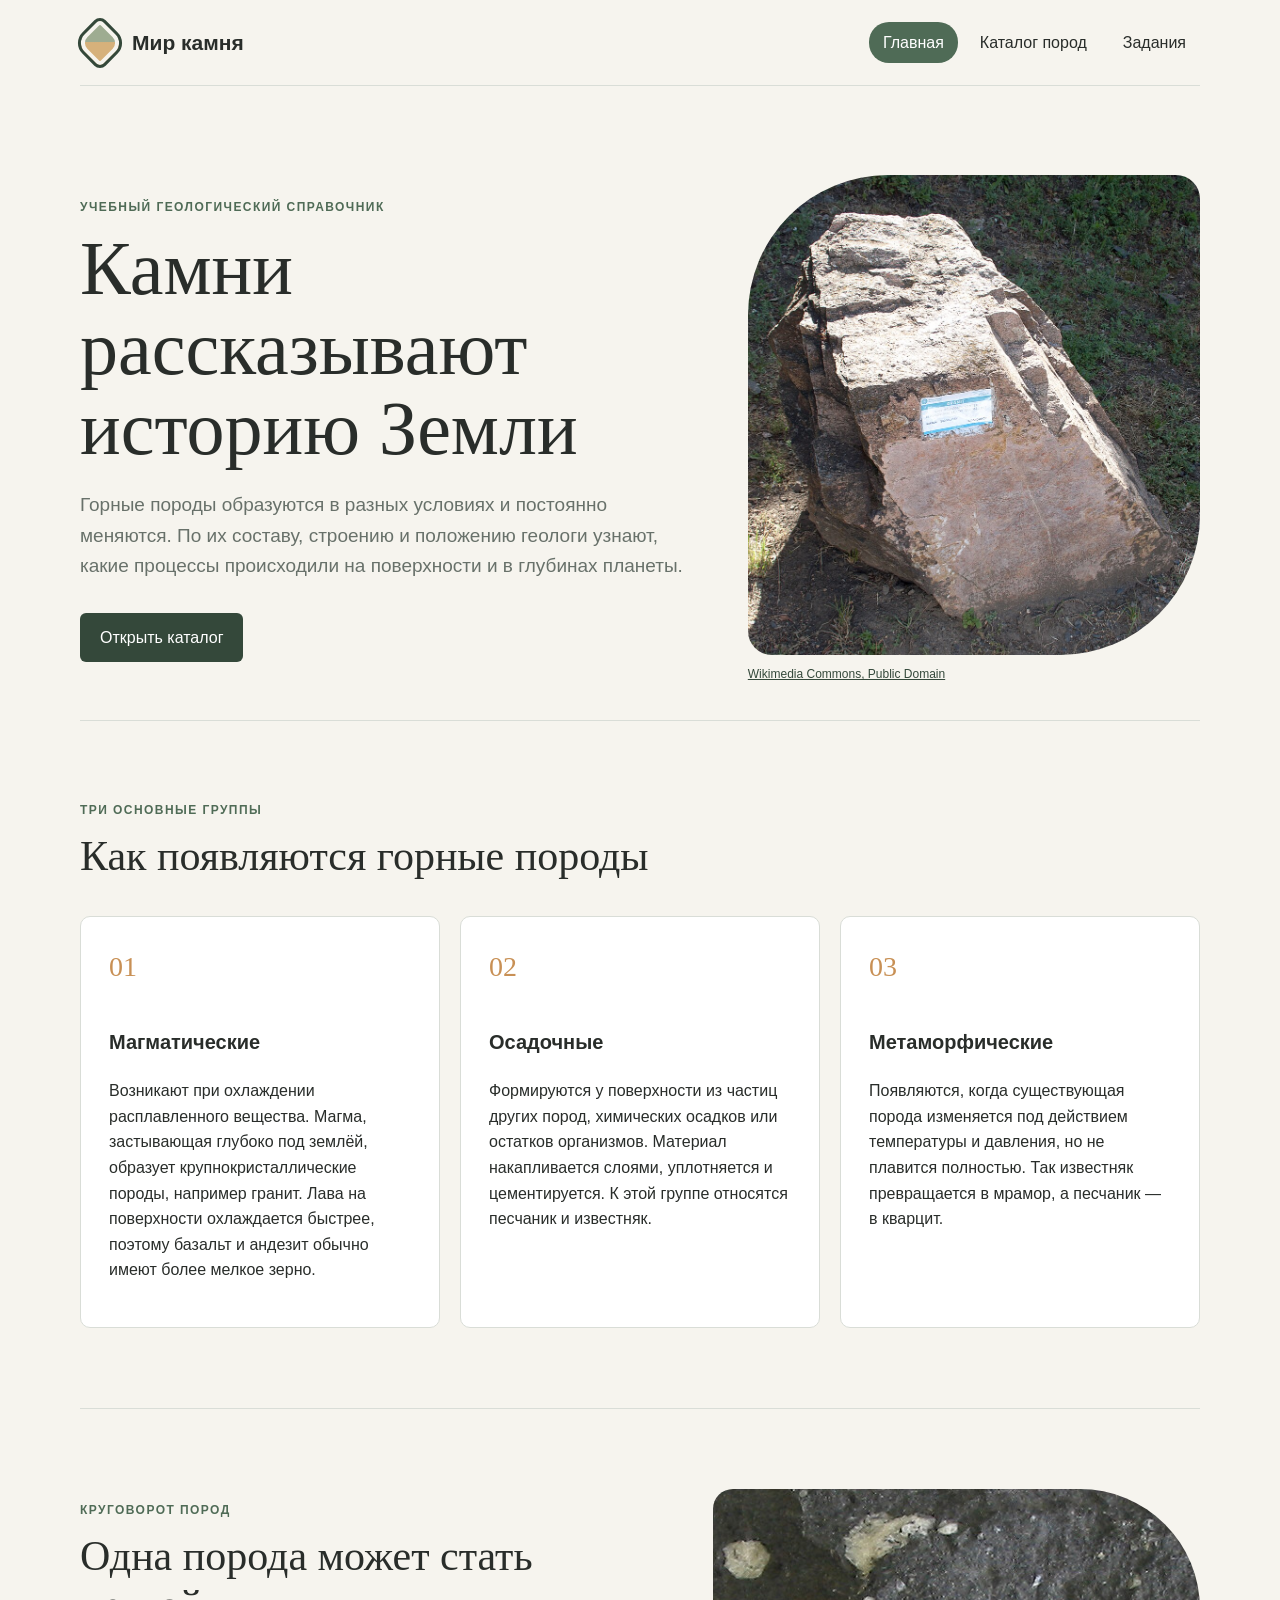
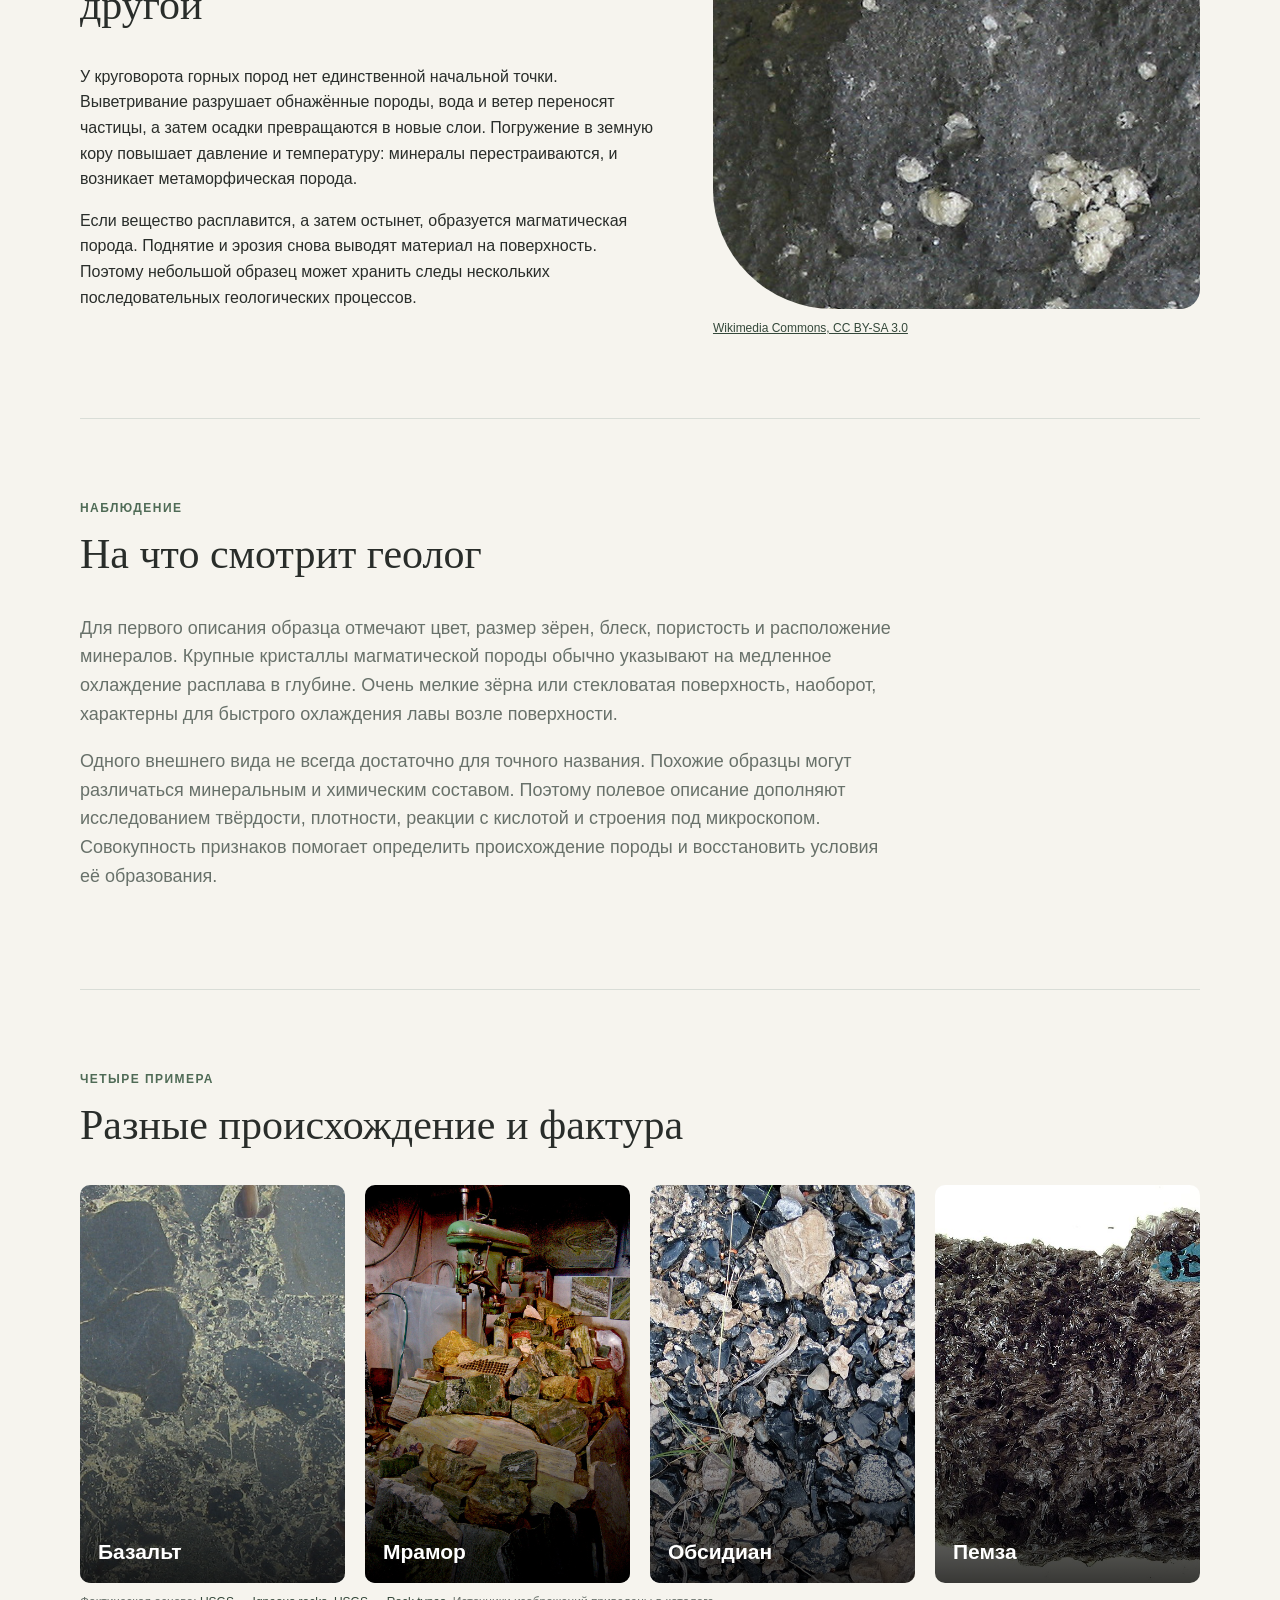
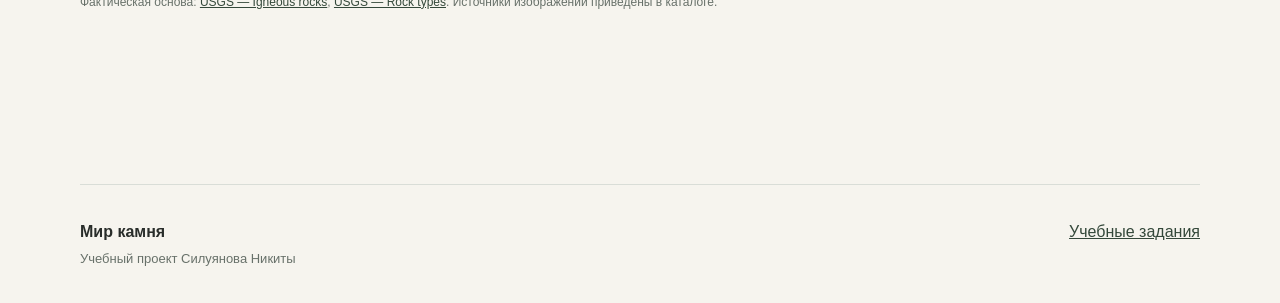
<file: index.html>
<!DOCTYPE html>
<html lang="ru">
<head>
  <meta charset="UTF-8">
  <meta name="viewport" content="width=device-width, initial-scale=1.0">
  <title>Мир камня — Главная</title>
  <link rel="stylesheet" href="css/style.css">
  <script src="js/script.js" defer></script>
</head>
<body>
  <header class="site-header">
    <a class="site-logo" href="index.html">Мир камня</a>
    <nav class="site-nav" aria-label="Основная навигация">
      <ul>
        <li><a href="index.html" aria-current="page">Главная</a></li>
        <li><a href="catalog.html">Каталог пород</a></li>
        <li><a href="assignments.html">Задания</a></li>
      </ul>
    </nav>
  </header>

  <main>
    <section class="hero">
      <div>
        <p class="eyebrow">Учебный геологический справочник</p>
        <h1>Камни рассказывают историю Земли</h1>
        <p>Горные породы образуются в разных условиях и постоянно меняются. По их составу, строению и положению геологи узнают, какие процессы происходили на поверхности и в глубинах планеты.</p>
        <a class="button" href="catalog.html">Открыть каталог</a>
      </div>
      <figure class="hero-image">
        <img src="assets/images/rocks/granite.jpg" alt="Образец крупнозернистого гранита">
        <figcaption><a href="https://commons.wikimedia.org/wiki/File:Granite,_Kism%C3%B3r%C3%A1gy.jpg">Wikimedia Commons, Public Domain</a></figcaption>
      </figure>
    </section>

    <section class="content-section">
      <p class="eyebrow">Три основные группы</p>
      <h2>Как появляются горные породы</h2>
      <div class="info-grid">
        <article class="info-card"><span class="card-number">01</span><h3>Магматические</h3><p>Возникают при охлаждении расплавленного вещества. Магма, застывающая глубоко под землёй, образует крупнокристаллические породы, например гранит. Лава на поверхности охлаждается быстрее, поэтому базальт и андезит обычно имеют более мелкое зерно.</p></article>
        <article class="info-card"><span class="card-number">02</span><h3>Осадочные</h3><p>Формируются у поверхности из частиц других пород, химических осадков или остатков организмов. Материал накапливается слоями, уплотняется и цементируется. К этой группе относятся песчаник и известняк.</p></article>
        <article class="info-card"><span class="card-number">03</span><h3>Метаморфические</h3><p>Появляются, когда существующая порода изменяется под действием температуры и давления, но не плавится полностью. Так известняк превращается в мрамор, а песчаник — в кварцит.</p></article>
      </div>
    </section>

    <section class="content-section split-section">
      <div>
        <p class="eyebrow">Круговорот пород</p>
        <h2>Одна порода может стать другой</h2>
        <p>У круговорота горных пород нет единственной начальной точки. Выветривание разрушает обнажённые породы, вода и ветер переносят частицы, а затем осадки превращаются в новые слои. Погружение в земную кору повышает давление и температуру: минералы перестраиваются, и возникает метаморфическая порода.</p>
        <p>Если вещество расплавится, а затем остынет, образуется магматическая порода. Поднятие и эрозия снова выводят материал на поверхность. Поэтому небольшой образец может хранить следы нескольких последовательных геологических процессов.</p>
      </div>
      <figure>
        <img src="assets/images/rocks/andesite.jpg" alt="Образец миндалекаменного андезита">
        <figcaption><a href="https://commons.wikimedia.org/wiki/File:Amygdaloidal_andesite.jpg">Wikimedia Commons, CC BY-SA 3.0</a></figcaption>
      </figure>
    </section>

    <section class="content-section text-section">
      <p class="eyebrow">Наблюдение</p>
      <h2>На что смотрит геолог</h2>
      <p>Для первого описания образца отмечают цвет, размер зёрен, блеск, пористость и расположение минералов. Крупные кристаллы магматической породы обычно указывают на медленное охлаждение расплава в глубине. Очень мелкие зёрна или стекловатая поверхность, наоборот, характерны для быстрого охлаждения лавы возле поверхности.</p>
      <p>Одного внешнего вида не всегда достаточно для точного названия. Похожие образцы могут различаться минеральным и химическим составом. Поэтому полевое описание дополняют исследованием твёрдости, плотности, реакции с кислотой и строения под микроскопом. Совокупность признаков помогает определить происхождение породы и восстановить условия её образования.</p>
    </section>

    <section class="content-section">
      <p class="eyebrow">Четыре примера</p>
      <h2>Разные происхождение и фактура</h2>
      <div class="rock-preview-grid">
        <a class="rock-preview" href="catalog.html#basalt"><img src="assets/images/rocks/basalt.jpg" alt="Образец базальта"><span>Базальт</span></a>
        <a class="rock-preview" href="catalog.html#marble"><img src="assets/images/rocks/marble.jpg" alt="Образцы мрамора"><span>Мрамор</span></a>
        <a class="rock-preview" href="catalog.html#obsidian"><img src="assets/images/rocks/obsidian.jpg" alt="Образцы обсидиана"><span>Обсидиан</span></a>
        <a class="rock-preview" href="catalog.html#pumice"><img src="assets/images/rocks/pumice.jpg" alt="Образец пемзы"><span>Пемза</span></a>
      </div>
      <p class="sources">Фактическая основа: <a href="https://www.usgs.gov/faqs/what-are-igneous-rocks">USGS — Igneous rocks</a>, <a href="https://www.usgs.gov/educational-resources/whats-new-weeks-9-12">USGS — Rock types</a>. Источники изображений приведены в каталоге.</p>
    </section>
  </main>

  <footer class="site-footer"><div><strong>Мир камня</strong><p>Учебный проект Силуянова Никиты</p></div><a href="assignments.html">Учебные задания</a></footer>
</body>
</html>
</file>
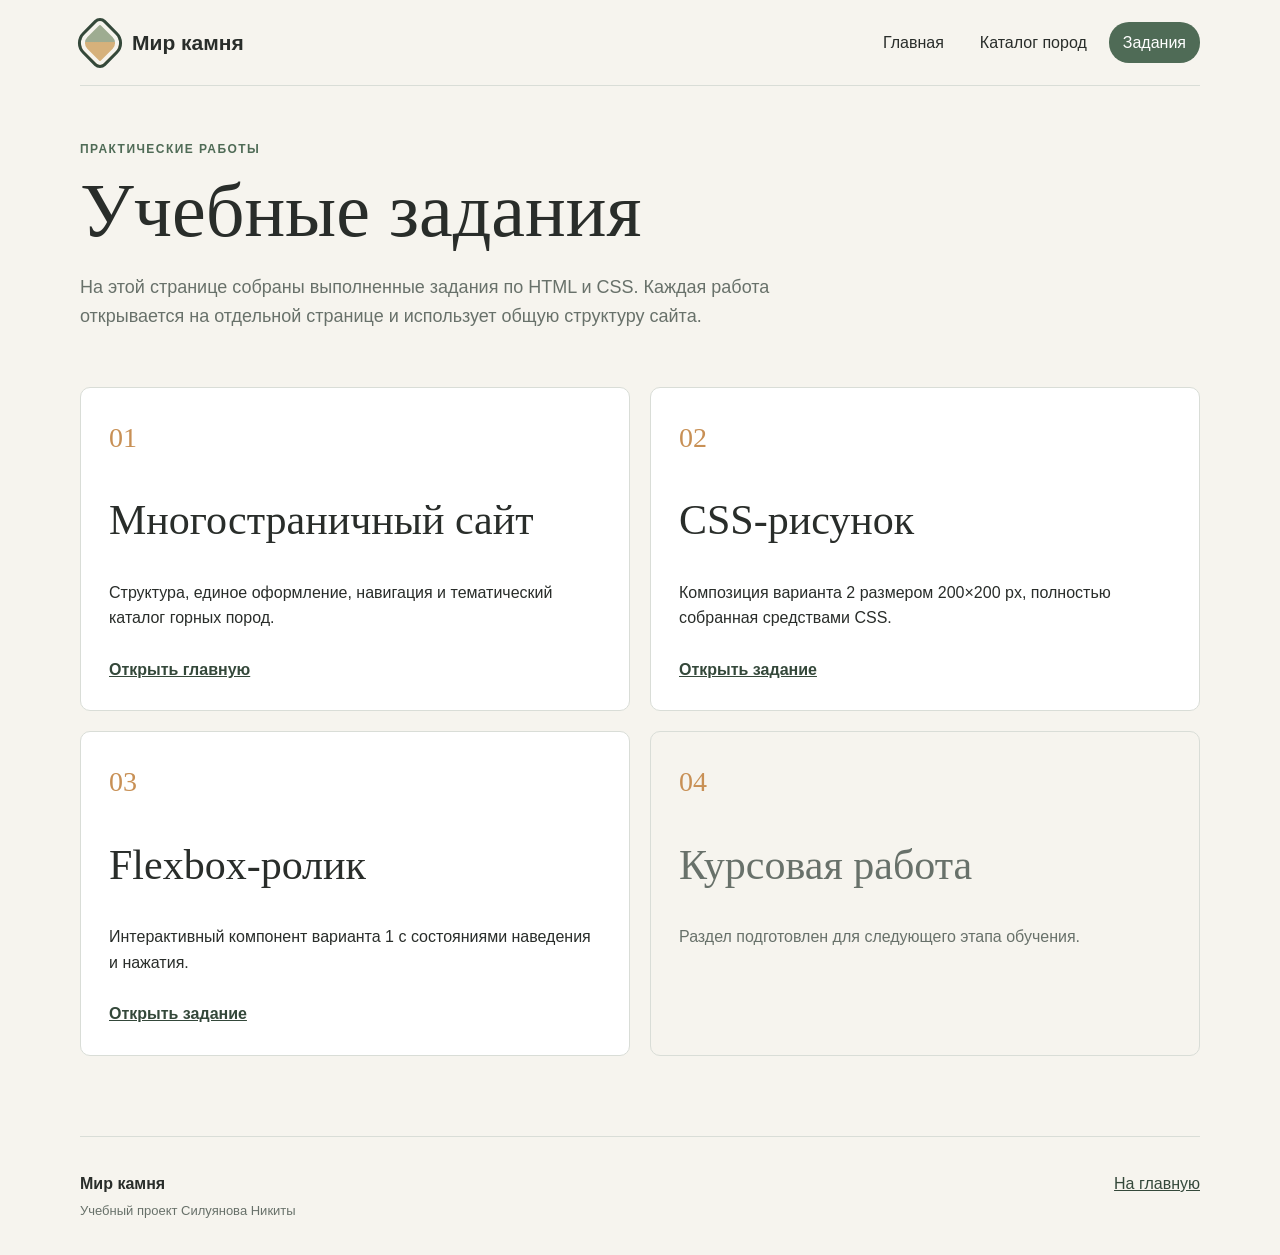
<file: assignments.html>
<!DOCTYPE html>
<html lang="ru">
<head>
  <meta charset="UTF-8">
  <meta name="viewport" content="width=device-width, initial-scale=1.0">
  <title>Мир камня — Задания</title>
  <link rel="stylesheet" href="css/style.css">
</head>
<body>
  <header class="site-header">
    <a class="site-logo" href="index.html">Мир камня</a>
    <nav class="site-nav" aria-label="Основная навигация"><ul><li><a href="index.html">Главная</a></li><li><a href="catalog.html">Каталог пород</a></li><li><a href="assignments.html" aria-current="page">Задания</a></li></ul></nav>
  </header>

  <main>
    <section class="page-intro"><p class="eyebrow">Практические работы</p><h1>Учебные задания</h1><p>На этой странице собраны выполненные задания по HTML и CSS. Каждая работа открывается на отдельной странице и использует общую структуру сайта.</p></section>
    <section class="assignment-grid">
      <article class="assignment-card"><span>01</span><h2>Многостраничный сайт</h2><p>Структура, единое оформление, навигация и тематический каталог горных пород.</p><a href="index.html">Открыть главную</a></article>
      <article class="assignment-card"><span>02</span><h2>CSS-рисунок</h2><p>Композиция варианта 2 размером 200×200 px, полностью собранная средствами CSS.</p><a href="task2.html">Открыть задание</a></article>
      <article class="assignment-card"><span>03</span><h2>Flexbox-ролик</h2><p>Интерактивный компонент варианта 1 с состояниями наведения и нажатия.</p><a href="task3.html">Открыть задание</a></article>
      <article class="assignment-card is-planned"><span>04</span><h2>Курсовая работа</h2><p>Раздел подготовлен для следующего этапа обучения.</p></article>
    </section>
  </main>

  <footer class="site-footer"><div><strong>Мир камня</strong><p>Учебный проект Силуянова Никиты</p></div><a href="index.html">На главную</a></footer>
</body>
</html>
</file>
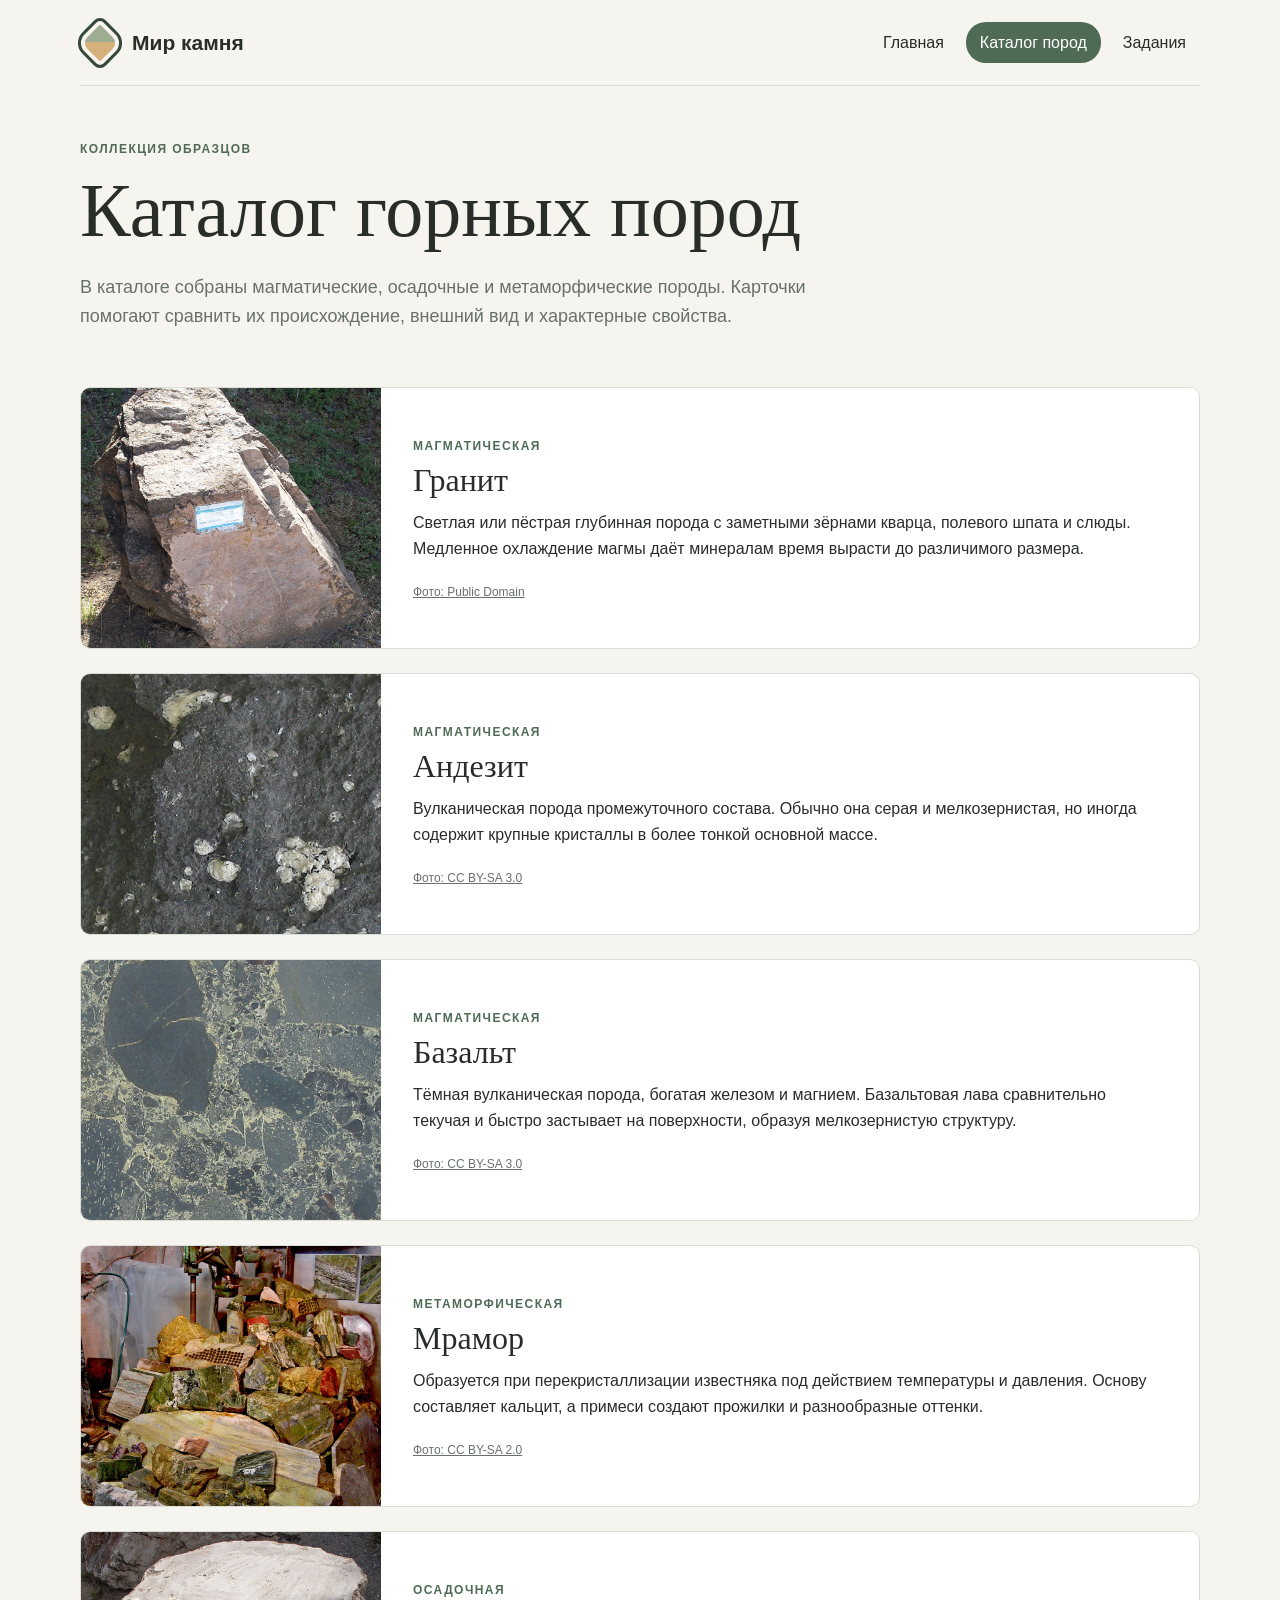
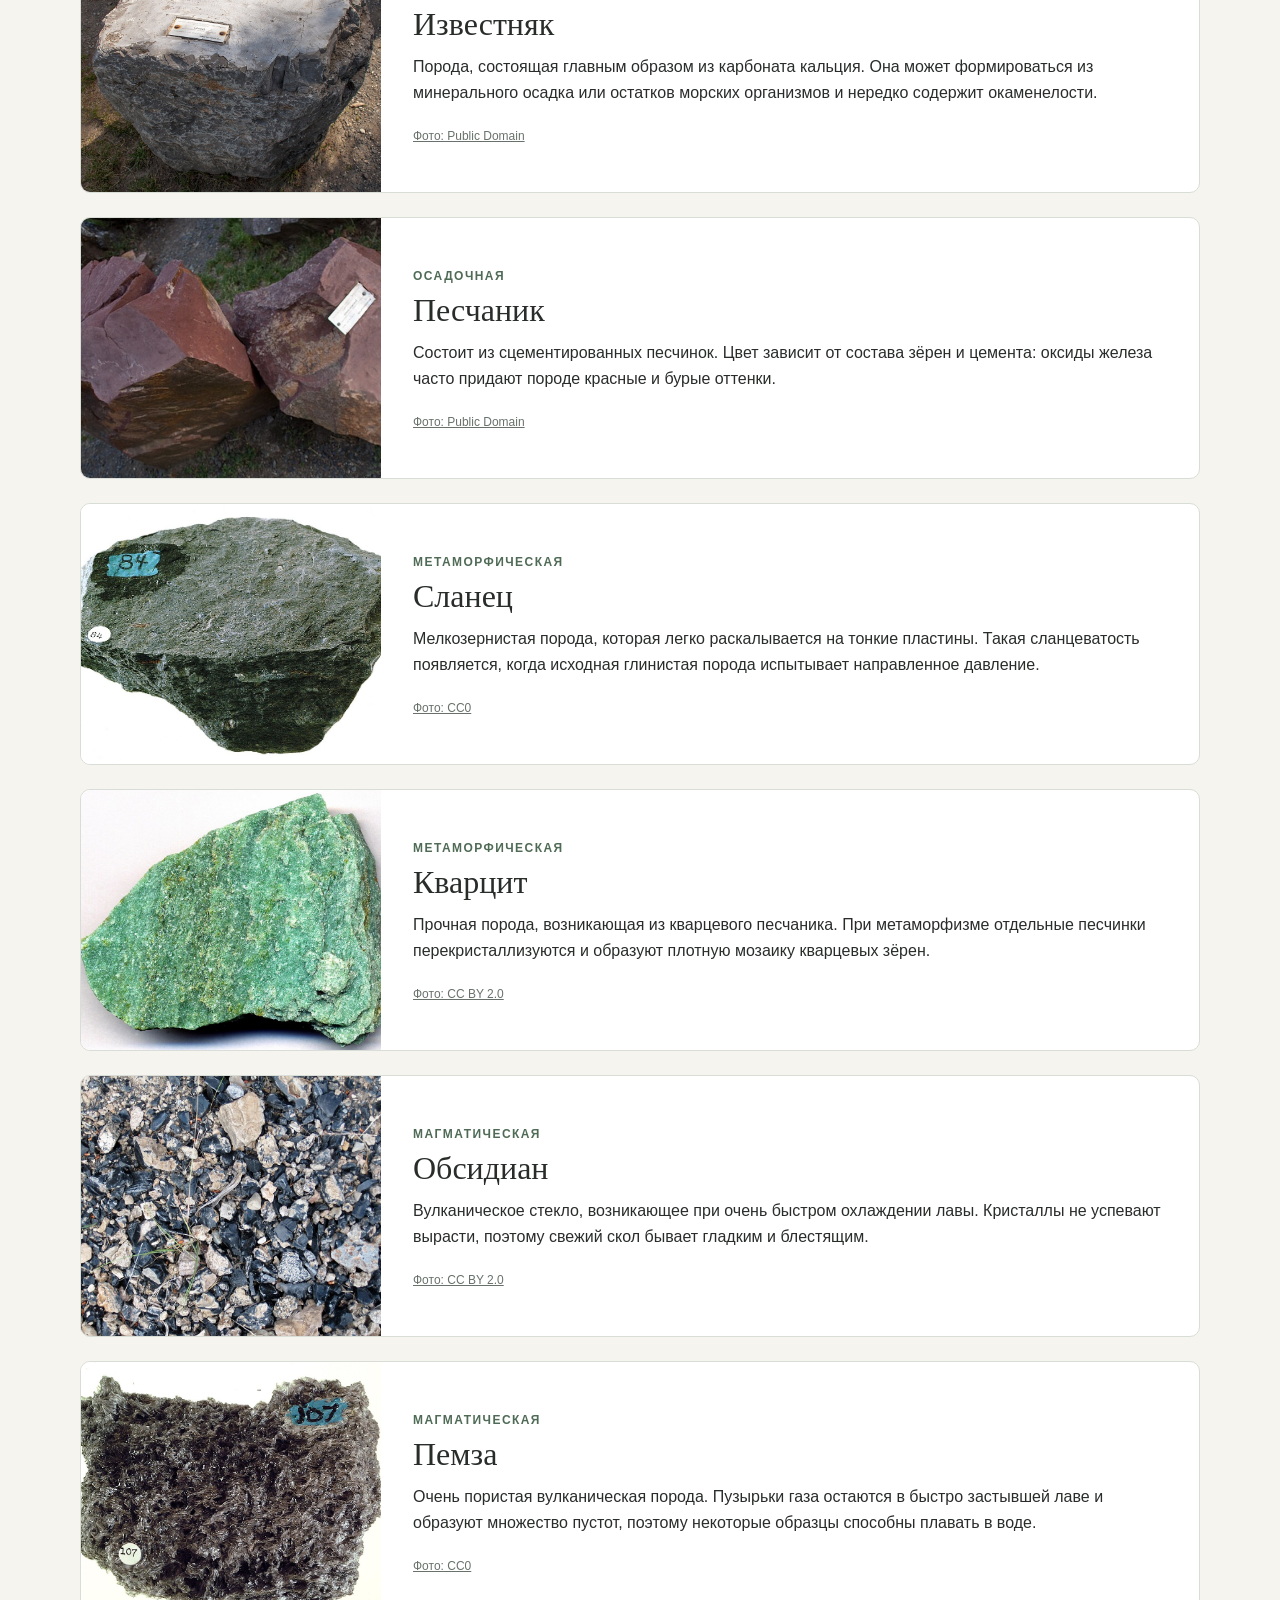
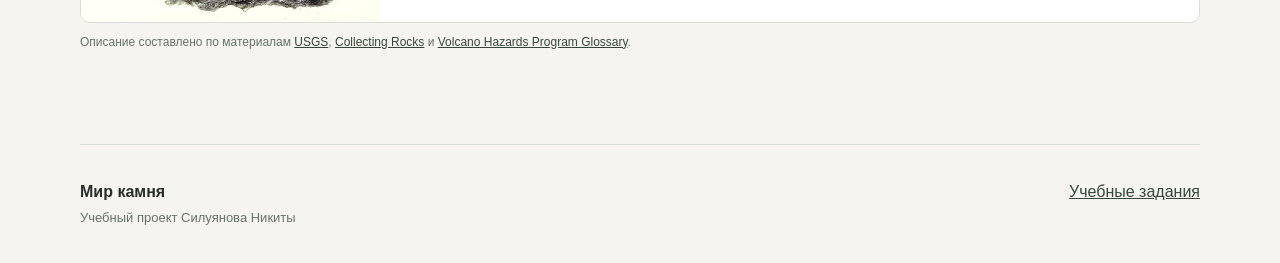
<file: catalog.html>
<!DOCTYPE html>
<html lang="ru">
<head>
  <meta charset="UTF-8">
  <meta name="viewport" content="width=device-width, initial-scale=1.0">
  <title>Мир камня — Каталог пород</title>
  <link rel="stylesheet" href="css/style.css">
  <script src="js/script.js" defer></script>
</head>
<body>
  <header class="site-header">
    <a class="site-logo" href="index.html">Мир камня</a>
    <nav class="site-nav" aria-label="Основная навигация"><ul><li><a href="index.html">Главная</a></li><li><a href="catalog.html" aria-current="page">Каталог пород</a></li><li><a href="assignments.html">Задания</a></li></ul></nav>
  </header>

  <main>
    <section class="page-intro"><p class="eyebrow">Коллекция образцов</p><h1>Каталог горных пород</h1><p>В каталоге собраны магматические, осадочные и метаморфические породы. Карточки помогают сравнить их происхождение, внешний вид и характерные свойства.</p></section>
    <section class="rock-catalog" aria-label="Карточки горных пород">
      <article class="rock-card" id="granite"><img src="assets/images/rocks/granite.jpg" alt="Крупнозернистый гранит"><div><span class="rock-type">Магматическая</span><h2>Гранит</h2><p>Светлая или пёстрая глубинная порода с заметными зёрнами кварца, полевого шпата и слюды. Медленное охлаждение магмы даёт минералам время вырасти до различимого размера.</p><a href="https://commons.wikimedia.org/wiki/File:Granite,_Kism%C3%B3r%C3%A1gy.jpg">Фото: Public Domain</a></div></article>
      <article class="rock-card" id="andesite"><img src="assets/images/rocks/andesite.jpg" alt="Образец андезита"><div><span class="rock-type">Магматическая</span><h2>Андезит</h2><p>Вулканическая порода промежуточного состава. Обычно она серая и мелкозернистая, но иногда содержит крупные кристаллы в более тонкой основной массе.</p><a href="https://commons.wikimedia.org/wiki/File:Amygdaloidal_andesite.jpg">Фото: CC BY-SA 3.0</a></div></article>
      <article class="rock-card" id="basalt"><img src="assets/images/rocks/basalt.jpg" alt="Тёмный образец базальта"><div><span class="rock-type">Магматическая</span><h2>Базальт</h2><p>Тёмная вулканическая порода, богатая железом и магнием. Базальтовая лава сравнительно текучая и быстро застывает на поверхности, образуя мелкозернистую структуру.</p><a href="https://commons.wikimedia.org/wiki/File:Basalt_breccia.jpg">Фото: CC BY-SA 3.0</a></div></article>
      <article class="rock-card" id="marble"><img src="assets/images/rocks/marble.jpg" alt="Разноцветные образцы мрамора"><div><span class="rock-type">Метаморфическая</span><h2>Мрамор</h2><p>Образуется при перекристаллизации известняка под действием температуры и давления. Основу составляет кальцит, а примеси создают прожилки и разнообразные оттенки.</p><a href="https://commons.wikimedia.org/wiki/File:Moycullen_-_Connemara_Marble_Factory_-_Marble_Samples_%5E_Machinery_-_geograph.org.uk_-_3768421.jpg">Фото: CC BY-SA 2.0</a></div></article>
      <article class="rock-card" id="limestone"><img src="assets/images/rocks/limestone.jpg" alt="Светлый известняк"><div><span class="rock-type">Осадочная</span><h2>Известняк</h2><p>Порода, состоящая главным образом из карбоната кальция. Она может формироваться из минерального осадка или остатков морских организмов и нередко содержит окаменелости.</p><a href="https://commons.wikimedia.org/wiki/File:Limestone,_Nagyhars%C3%A1ny.jpg">Фото: Public Domain</a></div></article>
      <article class="rock-card" id="sandstone"><img src="assets/images/rocks/sandstone.jpg" alt="Красный песчаник"><div><span class="rock-type">Осадочная</span><h2>Песчаник</h2><p>Состоит из сцементированных песчинок. Цвет зависит от состава зёрен и цемента: оксиды железа часто придают породе красные и бурые оттенки.</p><a href="https://commons.wikimedia.org/wiki/File:Red_sandstone,_Balatonrendes.jpg">Фото: Public Domain</a></div></article>
      <article class="rock-card" id="slate"><img src="assets/images/rocks/slate.jpg" alt="Тёмный сланец"><div><span class="rock-type">Метаморфическая</span><h2>Сланец</h2><p>Мелкозернистая порода, которая легко раскалывается на тонкие пластины. Такая сланцеватость появляется, когда исходная глинистая порода испытывает направленное давление.</p><a href="https://commons.wikimedia.org/wiki/File:Andalusite_(chiastolite)_Slate_(GeoDIL_number_-_335).jpg">Фото: CC0</a></div></article>
      <article class="rock-card" id="quartzite"><img src="assets/images/rocks/quartzite.jpg" alt="Зелёный кварцит"><div><span class="rock-type">Метаморфическая</span><h2>Кварцит</h2><p>Прочная порода, возникающая из кварцевого песчаника. При метаморфизме отдельные песчинки перекристаллизуются и образуют плотную мозаику кварцевых зёрен.</p><a href="https://commons.wikimedia.org/wiki/File:Fuchsitic_quartzite_(Elmers_Rock_Greenstone_Belt,_Archean,_)2.54_Ga;_Laramie_Range,_Wyoming,_USA)_1.jpg">Фото: CC BY 2.0</a></div></article>
      <article class="rock-card" id="obsidian"><img src="assets/images/rocks/obsidian.jpg" alt="Чёрный вулканический обсидиан"><div><span class="rock-type">Магматическая</span><h2>Обсидиан</h2><p>Вулканическое стекло, возникающее при очень быстром охлаждении лавы. Кристаллы не успевают вырасти, поэтому свежий скол бывает гладким и блестящим.</p><a href="https://commons.wikimedia.org/wiki/File:Obsidian_%26_devitrified_obsidian_gravel_(Obsidian_Cliff,_Yellowstone,_Wyoming,_USA)_1.jpg">Фото: CC BY 2.0</a></div></article>
      <article class="rock-card" id="pumice"><img src="assets/images/rocks/pumice.jpg" alt="Пористая светлая пемза"><div><span class="rock-type">Магматическая</span><h2>Пемза</h2><p>Очень пористая вулканическая порода. Пузырьки газа остаются в быстро застывшей лаве и образуют множество пустот, поэтому некоторые образцы способны плавать в воде.</p><a href="https://commons.wikimedia.org/wiki/File:Pumice_(GeoDIL_number_-_415).jpg">Фото: CC0</a></div></article>
    </section>
    <p class="sources">Описание составлено по материалам <a href="https://www.usgs.gov/faqs/what-are-igneous-rocks">USGS</a>, <a href="https://pubs.usgs.gov/gip/collect1/collectgip.html">Collecting Rocks</a> и <a href="https://www.usgs.gov/glossary/volcano-hazards-program-glossary">Volcano Hazards Program Glossary</a>.</p>
  </main>

  <footer class="site-footer"><div><strong>Мир камня</strong><p>Учебный проект Силуянова Никиты</p></div><a href="assignments.html">Учебные задания</a></footer>
</body>
</html>
</file>
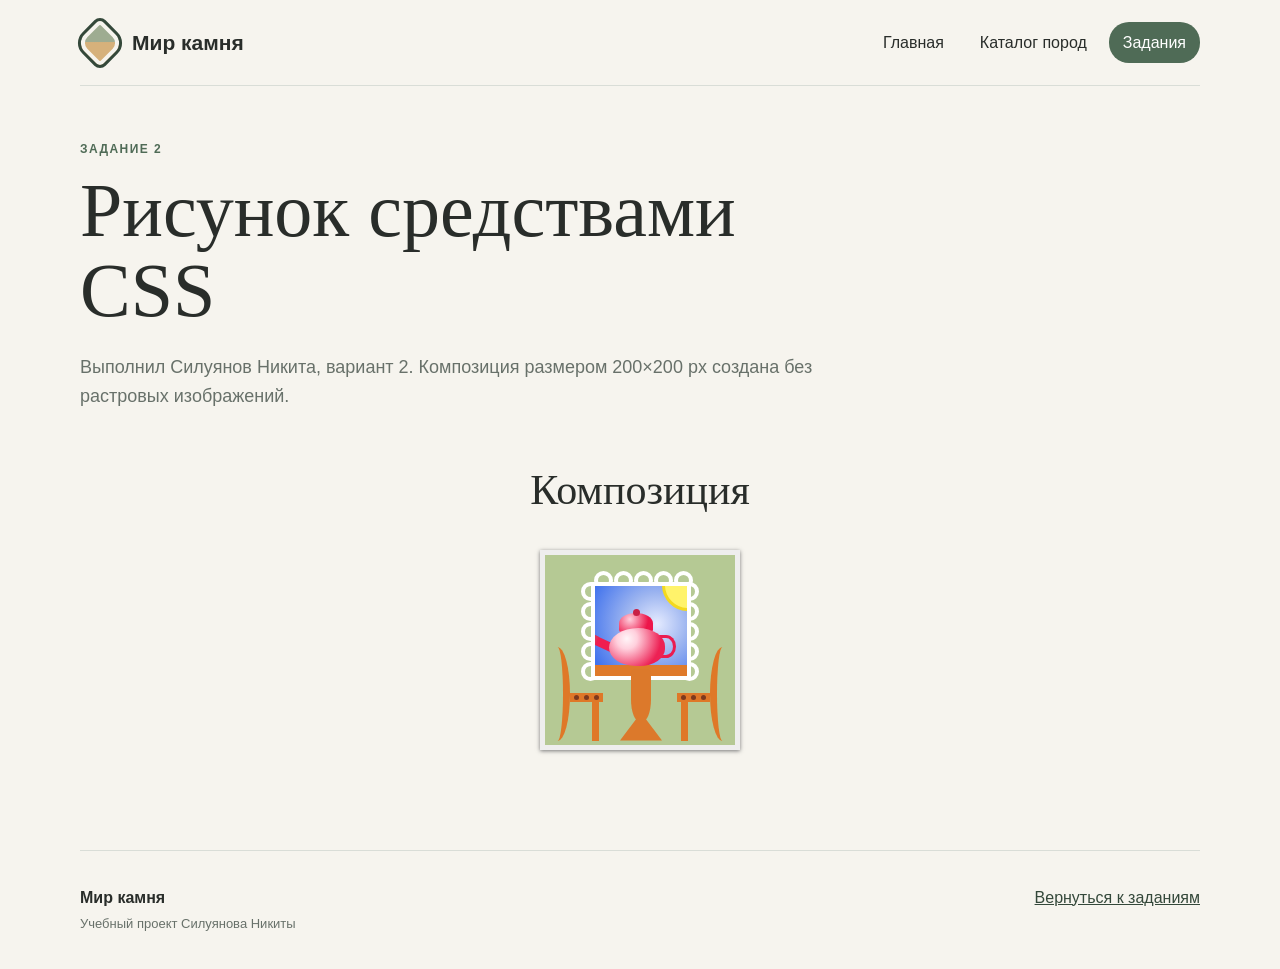
<file: task2.html>
<!DOCTYPE html>
<html lang="ru">
<head>
  <meta charset="UTF-8">
  <meta name="viewport" content="width=device-width, initial-scale=1.0">
  <title>Мир камня — Задание 2</title>
  <link rel="stylesheet" href="css/style.css">
  <link rel="stylesheet" href="css/pic.css">
</head>
<body>
  <header class="site-header">
    <a class="site-logo" href="index.html">Мир камня</a>
    <nav class="site-nav" aria-label="Основная навигация">
      <ul>
        <li><a href="index.html">Главная</a></li>
        <li><a href="catalog.html">Каталог пород</a></li>
        <li><a href="assignments.html" aria-current="page">Задания</a></li>
      </ul>
    </nav>
  </header>

  <main>
    <section class="page-intro">
      <p class="eyebrow">Задание 2</p>
      <h1>Рисунок средствами CSS</h1>
      <p>Выполнил Силуянов Никита, вариант 2. Композиция размером 200×200 px создана без растровых изображений.</p>
    </section>

    <section class="task-content">
      <h2>Композиция</h2>

      <div class="picture" role="img">
        <span class="frame-loops frame-loops-top">
          <span class="frame-loop"></span>
          <span class="frame-loop"></span>
          <span class="frame-loop"></span>
          <span class="frame-loop"></span>
          <span class="frame-loop"></span>
        </span>
        <span class="frame-loops frame-loops-right">
          <span class="frame-loop"></span>
          <span class="frame-loop"></span>
          <span class="frame-loop"></span>
          <span class="frame-loop"></span>
          <span class="frame-loop"></span>
        </span>
        <span class="frame-loops frame-loops-bottom">
          <span class="frame-loop"></span>
          <span class="frame-loop"></span>
          <span class="frame-loop"></span>
          <span class="frame-loop"></span>
          <span class="frame-loop"></span>
        </span>
        <span class="frame-loops frame-loops-left">
          <span class="frame-loop"></span>
          <span class="frame-loop"></span>
          <span class="frame-loop"></span>
          <span class="frame-loop"></span>
          <span class="frame-loop"></span>
        </span>

        <div class="wall-picture">
          <div class="sun"></div>
          <div class="teapot">
            <span class="teapot-spout"></span>
            <span class="teapot-handle"></span>
            <span class="teapot-lid"></span>
            <span class="teapot-body"></span>
          </div>
        </div>

        <div class="chair chair-left">
          <span class="chair-back"></span>
          <span class="chair-seat">
            <span class="chair-stud"></span>
            <span class="chair-stud"></span>
            <span class="chair-stud"></span>
          </span>
          <span class="chair-leg"></span>
        </div>

        <div class="table">
          <span class="table-top"></span>
          <span class="table-leg"></span>
          <span class="table-base"></span>
        </div>

        <div class="chair chair-right">
          <span class="chair-back"></span>
          <span class="chair-seat">
            <span class="chair-stud"></span>
            <span class="chair-stud"></span>
            <span class="chair-stud"></span>
          </span>
          <span class="chair-leg"></span>
        </div>
      </div>
    </section>
  </main>

  <footer class="site-footer"><div><strong>Мир камня</strong><p>Учебный проект Силуянова Никиты</p></div><a href="assignments.html">Вернуться к заданиям</a></footer>
</body>
</html>
</file>
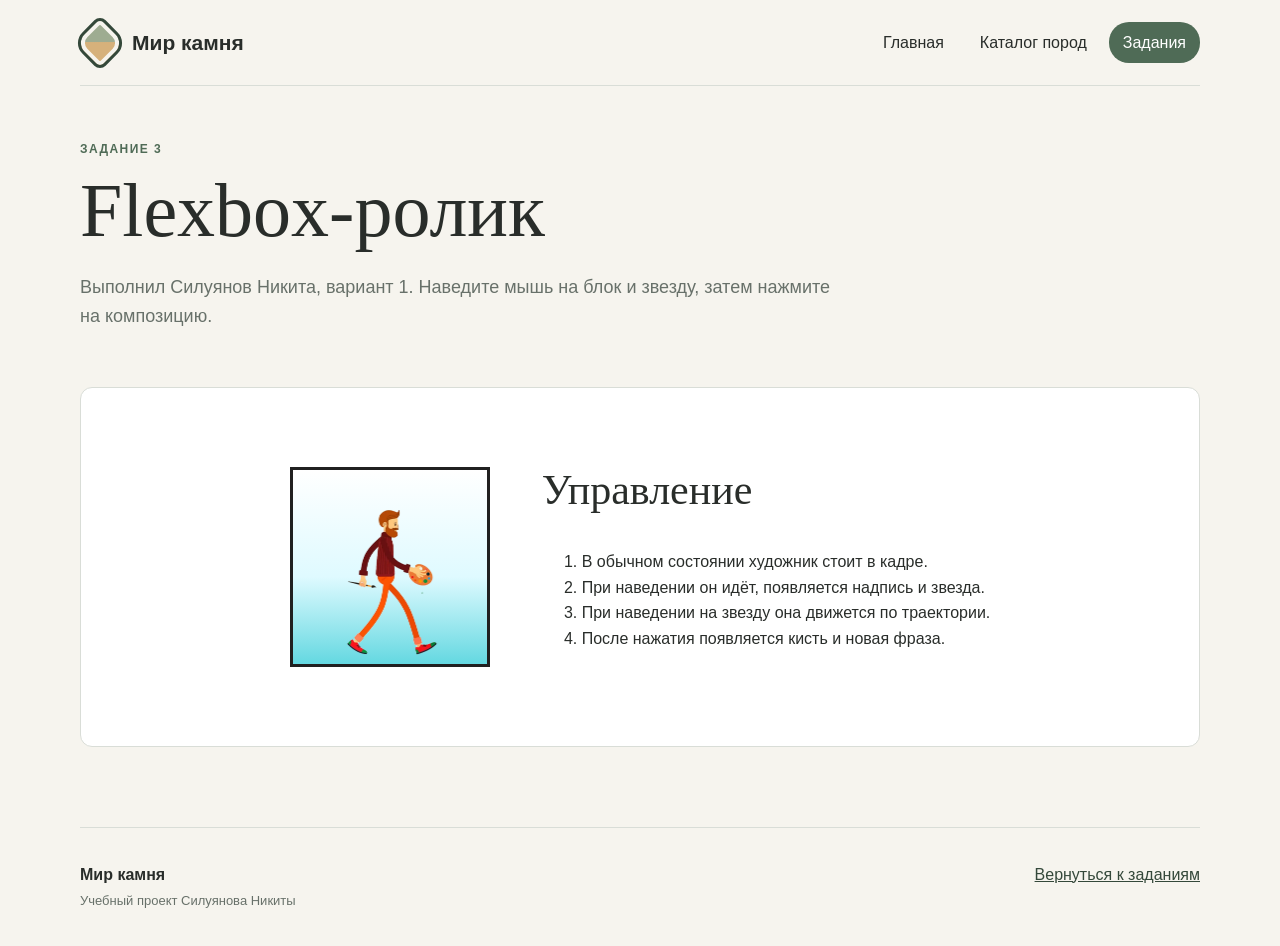
<file: task3.html>
<!DOCTYPE html>
<html lang="ru">
<head>
  <meta charset="UTF-8">
  <meta name="viewport" content="width=device-width, initial-scale=1.0">
  <title>Мир камня — Задание 3</title>
  <link rel="stylesheet" href="css/style.css">
  <link rel="stylesheet" href="css/task3.css">
  <script src="js/script.js" defer></script>
</head>
<body>
  <header class="site-header">
    <a class="site-logo" href="index.html">Мир камня</a>
    <nav class="site-nav" aria-label="Основная навигация"><ul><li><a href="index.html">Главная</a></li><li><a href="catalog.html">Каталог пород</a></li><li><a href="assignments.html" aria-current="page">Задания</a></li></ul></nav>
  </header>

  <main>
    <section class="page-intro"><p class="eyebrow">Задание 3</p><h1>Flexbox-ролик</h1><p>Выполнил Силуянов Никита, вариант 1. Наведите мышь на блок и звезду, затем нажмите на композицию.</p></section>

    <section class="movie-section">
      <div class="flex-movie" tabindex="0" role="button" aria-pressed="false" aria-label="Интерактивный ролик. Нажмите, чтобы изменить состояние">
        <p class="movie-caption" aria-live="polite"></p>
        <div class="movie-stage">
          <img class="artist artist-one" src="assets/images/task3/man1.png" alt="Художник идёт с палитрой">
          <img class="artist artist-two" src="assets/images/task3/man2.png" alt="Художник делает шаг">
          <img class="artist artist-three" src="assets/images/task3/man3.png" alt="Художник держит кисть">
          <img class="dream-star" src="assets/images/task3/zvezda.png" alt="Звезда">
          <img class="moving-brush" src="assets/images/task3/brush.png" alt="Кисть">
        </div>
      </div>
      <div class="movie-help"><h2>Управление</h2><ol><li>В обычном состоянии художник стоит в кадре.</li><li>При наведении он идёт, появляется надпись и звезда.</li><li>При наведении на звезду она движется по траектории.</li><li>После нажатия появляется кисть и новая фраза.</li></ol></div>
    </section>
  </main>

  <footer class="site-footer"><div><strong>Мир камня</strong><p>Учебный проект Силуянова Никиты</p></div><a href="assignments.html">Вернуться к заданиям</a></footer>
</body>
</html>
</file>
<file: css/style.css>
:root {
  --ink: #292d2a;
  --muted: #68716a;
  --paper: #f6f4ee;
  --surface: #ffffff;
  --green: #4f6b56;
  --green-dark: #34483a;
  --sand: #c89055;
  --line: #d9ddd7;
}

* {
  box-sizing: border-box;
}

html {
  scroll-behavior: smooth;
}

body {
  margin: 0;
  color: var(--ink);
  background: var(--paper);
  font-family: Arial, Helvetica, sans-serif;
  line-height: 1.6;
}

a {
  color: var(--green-dark);
}

img {
  display: block;
  max-width: 100%;
}

.site-header,
main,
.site-footer {
  width: min(1120px, calc(100% - 40px));
  margin: 0 auto;
}

.site-header {
  display: flex;
  align-items: center;
  justify-content: space-between;
  min-height: 86px;
  border-bottom: 1px solid var(--line);
}

.site-logo {
  display: inline-flex;
  gap: 12px;
  align-items: center;
  color: var(--ink);
  font-size: 21px;
  font-weight: 700;
  text-decoration: none;
}

.site-logo::before {
  width: 34px;
  height: 34px;
  content: "";
  transform: rotate(45deg);
  border: 3px solid var(--green-dark);
  border-radius: 8px 15px 8px 15px;
  background: linear-gradient(135deg, #9eac91 0 48%, #d6b17b 49% 100%);
  box-shadow: inset 0 0 0 4px var(--paper);
}

.site-nav ul {
  display: flex;
  gap: 8px;
  margin: 0;
  padding: 0;
  list-style: none;
}

.site-nav a {
  display: block;
  padding: 8px 14px;
  border-radius: 20px;
  color: var(--ink);
  text-decoration: none;
}

.site-nav a:hover,
.site-nav a[aria-current="page"] {
  color: #ffffff;
  background: var(--green);
}

main {
  padding: 54px 0 80px;
}

h1,
h2,
h3,
p {
  margin-top: 0;
}

h1 {
  max-width: 760px;
  margin-bottom: 22px;
  font-family: Georgia, "Times New Roman", serif;
  font-size: clamp(42px, 7vw, 76px);
  font-weight: 500;
  line-height: 1.05;
}

h2 {
  font-family: Georgia, "Times New Roman", serif;
  font-size: clamp(29px, 4vw, 42px);
  font-weight: 500;
  line-height: 1.15;
}

h3 {
  font-size: 20px;
}

.eyebrow,
.rock-type {
  color: var(--green);
  font-size: 12px;
  font-weight: 700;
  letter-spacing: 0.12em;
  text-transform: uppercase;
}

.hero {
  display: grid;
  grid-template-columns: 1.15fr 0.85fr;
  gap: 56px;
  align-items: center;
  min-height: 580px;
}

.hero > div > p:not(.eyebrow) {
  max-width: 620px;
  color: var(--muted);
  font-size: 19px;
}

.hero-image img,
.split-section img {
  width: 100%;
  height: 480px;
  border-radius: 140px 24px 140px 24px;
  object-fit: cover;
}

figure {
  margin: 0;
}

figcaption,
.sources {
  margin-top: 10px;
  color: var(--muted);
  font-size: 12px;
}

.button {
  display: inline-block;
  margin-top: 12px;
  padding: 12px 20px;
  border-radius: 6px;
  color: #ffffff;
  background: var(--green-dark);
  text-decoration: none;
}

.content-section {
  padding: 80px 0;
  border-top: 1px solid var(--line);
}

.text-section > p:not(.eyebrow) {
  max-width: 820px;
  color: var(--muted);
  font-size: 18px;
}

.info-grid,
.rock-preview-grid,
.assignment-grid {
  display: grid;
  grid-template-columns: repeat(3, 1fr);
  gap: 20px;
  margin-top: 36px;
}

.info-card,
.assignment-card {
  padding: 28px;
  border: 1px solid var(--line);
  border-radius: 10px;
  background: var(--surface);
}

.card-number,
.assignment-card > span {
  display: block;
  margin-bottom: 36px;
  color: var(--sand);
  font-family: Georgia, "Times New Roman", serif;
  font-size: 28px;
}

.split-section {
  display: grid;
  grid-template-columns: 1fr 0.85fr;
  gap: 60px;
  align-items: center;
}

.split-section img {
  height: 420px;
  border-radius: 20px 120px 20px 120px;
}

.rock-preview-grid {
  grid-template-columns: repeat(4, 1fr);
}

.rock-preview {
  position: relative;
  min-height: 280px;
  overflow: hidden;
  border-radius: 10px;
  color: #ffffff;
}

.rock-preview::after {
  position: absolute;
  inset: 40% 0 0;
  content: "";
  background: linear-gradient(transparent, rgba(0, 0, 0, 0.78));
}

.rock-preview img {
  width: 100%;
  height: 100%;
  object-fit: cover;
  transition: transform 0.3s ease;
}

.rock-preview:hover img {
  transform: scale(1.04);
}

.rock-preview span {
  position: absolute;
  z-index: 1;
  right: 18px;
  bottom: 14px;
  left: 18px;
  font-size: 21px;
  font-weight: 700;
}

.page-intro {
  max-width: 760px;
  margin-bottom: 56px;
}

.page-intro > p:last-child {
  color: var(--muted);
  font-size: 18px;
}

.rock-catalog {
  display: grid;
  gap: 24px;
}

.rock-card {
  display: grid;
  grid-template-columns: 300px 1fr;
  gap: 32px;
  overflow: hidden;
  border: 1px solid var(--line);
  border-radius: 10px;
  background: var(--surface);
  scroll-margin-top: 20px;
}

.rock-card img {
  width: 100%;
  height: 260px;
  object-fit: cover;
}

.rock-card > div {
  align-self: center;
  padding: 25px 32px 25px 0;
}

.rock-card h2 {
  margin: 4px 0 12px;
  font-size: 32px;
}

.rock-card a {
  color: var(--muted);
  font-size: 12px;
}

.assignment-grid {
  grid-template-columns: repeat(2, 1fr);
}

.assignment-card {
  min-height: 270px;
}

.assignment-card a {
  display: inline-block;
  margin-top: 10px;
  font-weight: 700;
}

.assignment-card.is-planned {
  color: var(--muted);
  background: transparent;
}

.site-footer {
  display: flex;
  justify-content: space-between;
  padding: 34px 0;
  border-top: 1px solid var(--line);
}

.site-footer p {
  margin: 4px 0 0;
  color: var(--muted);
  font-size: 13px;
}

@media (max-width: 760px) {
  .site-header,
  .site-footer {
    align-items: flex-start;
    flex-direction: column;
    gap: 20px;
    padding: 20px 0;
  }

  .site-nav ul {
    flex-wrap: wrap;
  }

  main {
    padding-top: 36px;
  }

  h1 {
    overflow-wrap: anywhere;
    font-size: 38px;
  }

  .hero,
  .split-section,
  .rock-card {
    grid-template-columns: 1fr;
  }

  .hero {
    gap: 32px;
  }

  .hero-image img,
  .split-section img {
    height: 340px;
  }

  .info-grid,
  .rock-preview-grid,
  .assignment-grid {
    grid-template-columns: 1fr;
  }

  .rock-card > div {
    padding: 4px 24px 26px;
  }
}
</file>
<file: css/pic.css>
.task-content {
  width: 240px;
  margin: 20px auto;
  text-align: center;
}

.picture {
  box-sizing: border-box;
  position: relative;
  width: 200px;
  height: 200px;
  margin: 0 auto;
  overflow: hidden;
  border: 5px solid #eeeeee;
  background: #b5c994;
  box-shadow: 0 1px 4px #777777;
}

.wall-picture {
  position: absolute;
  z-index: 2;
  top: 27px;
  left: 46px;
  box-sizing: border-box;
  width: 100px;
  height: 98px;
  overflow: hidden;
  border: 4px solid #ffffff;
  background:
    linear-gradient(to bottom, transparent 0 88%, #df7a2a 88%),
    radial-gradient(circle at 67% 42%, #e5ebff 0, #9db5f0 38%, #4273ed 88%);
}

.frame-loops {
  position: absolute;
  z-index: 1;
  display: flex;
}

.frame-loop {
  box-sizing: border-box;
  width: 19px;
  height: 19px;
  border: 4px solid #ffffff;
  border-radius: 50%;
}

.frame-loops-top {
  top: 16px;
  left: 49px;
  gap: 1px;
}

.frame-loops-bottom {
  display: none;
}

.frame-loops-left,
.frame-loops-right {
  top: 27px;
  flex-direction: column;
  gap: 1px;
}

.frame-loops-left {
  left: 36px;
}

.frame-loops-right {
  right: 36px;
}

.sun {
  position: absolute;
  z-index: 4;
  top: -27px;
  right: -27px;
  width: 52px;
  height: 52px;
  border: 3px solid #f4d91e;
  border-radius: 50%;
  background: #fff36a;
}

.teapot {
  position: absolute;
  z-index: 4;
  left: 14px;
  bottom: 10px;
  width: 56px;
  height: 38px;
}

.teapot-body {
  position: absolute;
  z-index: 3;
  inset: 0;
  border-radius: 52% 48% 45% 48%;
  background: radial-gradient(circle at 32% 28%, #fff5f8 0, #ffd0dd 22%, #ed2154 72%);
}

.teapot-lid {
  position: absolute;
  z-index: 2;
  top: -15px;
  left: 10px;
  width: 34px;
  height: 21px;
  border-radius: 50% 50% 20% 20%;
  background: radial-gradient(circle at 32% 30%, #ffd0dd, #ed164a 67%);
}

.teapot-lid::before {
  position: absolute;
  top: -4px;
  left: 14px;
  width: 7px;
  height: 7px;
  content: "";
  border-radius: 50%;
  background: #c91f45;
}

.teapot-spout {
  position: absolute;
  z-index: 1;
  top: 12px;
  left: -17px;
  width: 25px;
  height: 9px;
  transform: rotate(25deg);
  background: #f01d4f;
}

.teapot-spout::before {
  position: absolute;
  left: -5px;
  width: 9px;
  height: 9px;
  content: "";
  background: #df3157;
}

.teapot-handle {
  position: absolute;
  z-index: 1;
  top: 7px;
  right: -11px;
  width: 20px;
  height: 23px;
  border: 3px solid #eb1c50;
  border-left: 0;
  border-radius: 0 50% 50% 0;
}

.table {
  position: absolute;
  z-index: 3;
  bottom: 4px;
  left: 75px;
  width: 42px;
  height: 72px;
}

.table-top {
  display: none;
}

.table-leg {
  position: absolute;
  top: 0;
  left: 11px;
  width: 20px;
  height: 53px;
  border-radius: 20% 20% 45% 45% / 8% 8% 42% 42%;
  background: #dc792b;
}

.table-base {
  position: absolute;
  bottom: 0;
  left: 0;
  width: 42px;
  height: 24px;
  background: #dc792b;
  clip-path: polygon(43% 0, 57% 0, 100% 100%, 0 100%);
}

.chair {
  position: absolute;
  z-index: 2;
  bottom: 4px;
  width: 50px;
  height: 94px;
}

.chair-left {
  left: 8px;
}

.chair-right {
  right: 8px;
  transform: scaleX(-1);
}

.chair-back {
  position: absolute;
  top: 0;
  left: -8px;
  box-sizing: border-box;
  width: 25px;
  height: 94px;
  border-right: 7px solid #df7828;
  border-radius: 0 50% 50% 0;
}

.chair-seat {
  position: absolute;
  top: 46px;
  left: 17px;
  box-sizing: border-box;
  display: flex;
  align-items: center;
  gap: 5px;
  padding-left: 4px;
  width: 33px;
  height: 9px;
  background: #df7828;
}

.chair-stud {
  width: 5px;
  height: 5px;
  border-radius: 50%;
  background: #7d3a1e;
}

.chair-leg {
  position: absolute;
  top: 55px;
  left: 39px;
  width: 7px;
  height: 39px;
  background: #df7828;
}
</file>
<file: css/task3.css>
.movie-section {
  display: flex;
  gap: 52px;
  align-items: center;
  justify-content: center;
  min-height: 360px;
  padding: 40px;
  border: 1px solid var(--line);
  border-radius: 12px;
  background: #ffffff;
}

.flex-movie {
  position: relative;
  display: flex;
  flex: 0 0 200px;
  align-items: flex-end;
  justify-content: center;
  width: 200px;
  height: 200px;
  overflow: hidden;
  border: 3px solid #202020;
  background: linear-gradient(#ffffff 0, #dffaff 55%, #64d8e1 100%);
  cursor: pointer;
  user-select: none;
}

.flex-movie:focus-visible {
  outline: 4px solid #c89055;
  outline-offset: 4px;
}

.movie-caption {
  position: absolute;
  z-index: 5;
  top: 9px;
  left: 8px;
  margin: 0;
  color: #222222;
  font-size: 18px;
}

.movie-caption::before {
  content: "";
}

.movie-stage {
  position: relative;
  display: flex;
  align-items: flex-end;
  justify-content: center;
  width: 100%;
  height: 100%;
}

.artist {
  position: absolute;
  z-index: 2;
  bottom: 2px;
  left: 36px;
  width: 128px;
  height: 170px;
  object-fit: contain;
}

.artist-two,
.artist-three {
  opacity: 0;
}

.dream-star,
.moving-brush {
  position: absolute;
  z-index: 4;
  display: none;
}

.dream-star {
  top: 28px;
  right: 10px;
  width: 47px;
}

.moving-brush {
  top: 31px;
  left: 0;
  width: 45px;
}

.flex-movie:hover:not(.is-active) .movie-caption::before {
  content: "Иду за мечтой";
}

.flex-movie:hover:not(.is-active) .dream-star {
  display: block;
}

.flex-movie:hover:not(.is-active) .artist-one {
  animation: walk-one 0.9s steps(1) infinite;
}

.flex-movie:hover:not(.is-active) .artist-two {
  animation: walk-two 0.9s steps(1) infinite;
}

.flex-movie:hover:not(.is-active) .artist-three {
  animation: walk-three 0.9s steps(1) infinite;
}

.dream-star:hover {
  animation: star-path 1.6s ease-in-out infinite;
}

.flex-movie.is-active {
  animation: flex-pulse 1.4s ease-in-out infinite;
}

.flex-movie.is-active .movie-caption::before {
  content: "Мечта рядом!";
}

.flex-movie.is-active .artist-one,
.flex-movie.is-active .artist-two {
  opacity: 0;
}

.flex-movie.is-active .artist-three {
  opacity: 1;
}

.flex-movie.is-active .dream-star {
  display: none;
}

.flex-movie.is-active .moving-brush {
  display: block;
  animation: brush-path 3s linear infinite;
}

@keyframes walk-one {
  0%, 32% { opacity: 1; transform: translateX(-9px); }
  33%, 100% { opacity: 0; }
}

@keyframes walk-two {
  0%, 32%, 66%, 100% { opacity: 0; }
  33%, 65% { opacity: 1; transform: translateX(0); }
}

@keyframes walk-three {
  0%, 65% { opacity: 0; }
  66%, 99% { opacity: 1; transform: translateX(9px); }
  100% { opacity: 0; }
}

@keyframes star-path {
  0%, 100% { transform: translate(0, 0) rotate(0); }
  25% { transform: translate(-28px, 12px) rotate(120deg); }
  55% { transform: translate(-12px, 45px) rotate(240deg); }
  80% { transform: translate(14px, 20px) rotate(320deg); }
}

@keyframes brush-path {
  0% { transform: translate(0, 0) rotate(-28deg); }
  12% { transform: translate(18px, -13px) rotate(-8deg); }
  25% { transform: translate(38px, 0) rotate(20deg); }
  38% { transform: translate(59px, -14px) rotate(-12deg); }
  50% { transform: translate(81px, -1px) rotate(18deg); }
  63% { transform: translate(103px, -15px) rotate(-10deg); }
  76% { transform: translate(126px, 0) rotate(18deg); }
  88% { transform: translate(145px, -13px) rotate(-8deg); }
  100% { transform: translate(168px, -2px) rotate(16deg); }
}

@keyframes flex-pulse {
  0%, 100% { transform: scale(1); }
  50% { transform: scale(1.035); }
}

@media (max-width: 700px) {
  .movie-section {
    flex-direction: column;
    padding: 28px 18px;
  }
}
</file>
